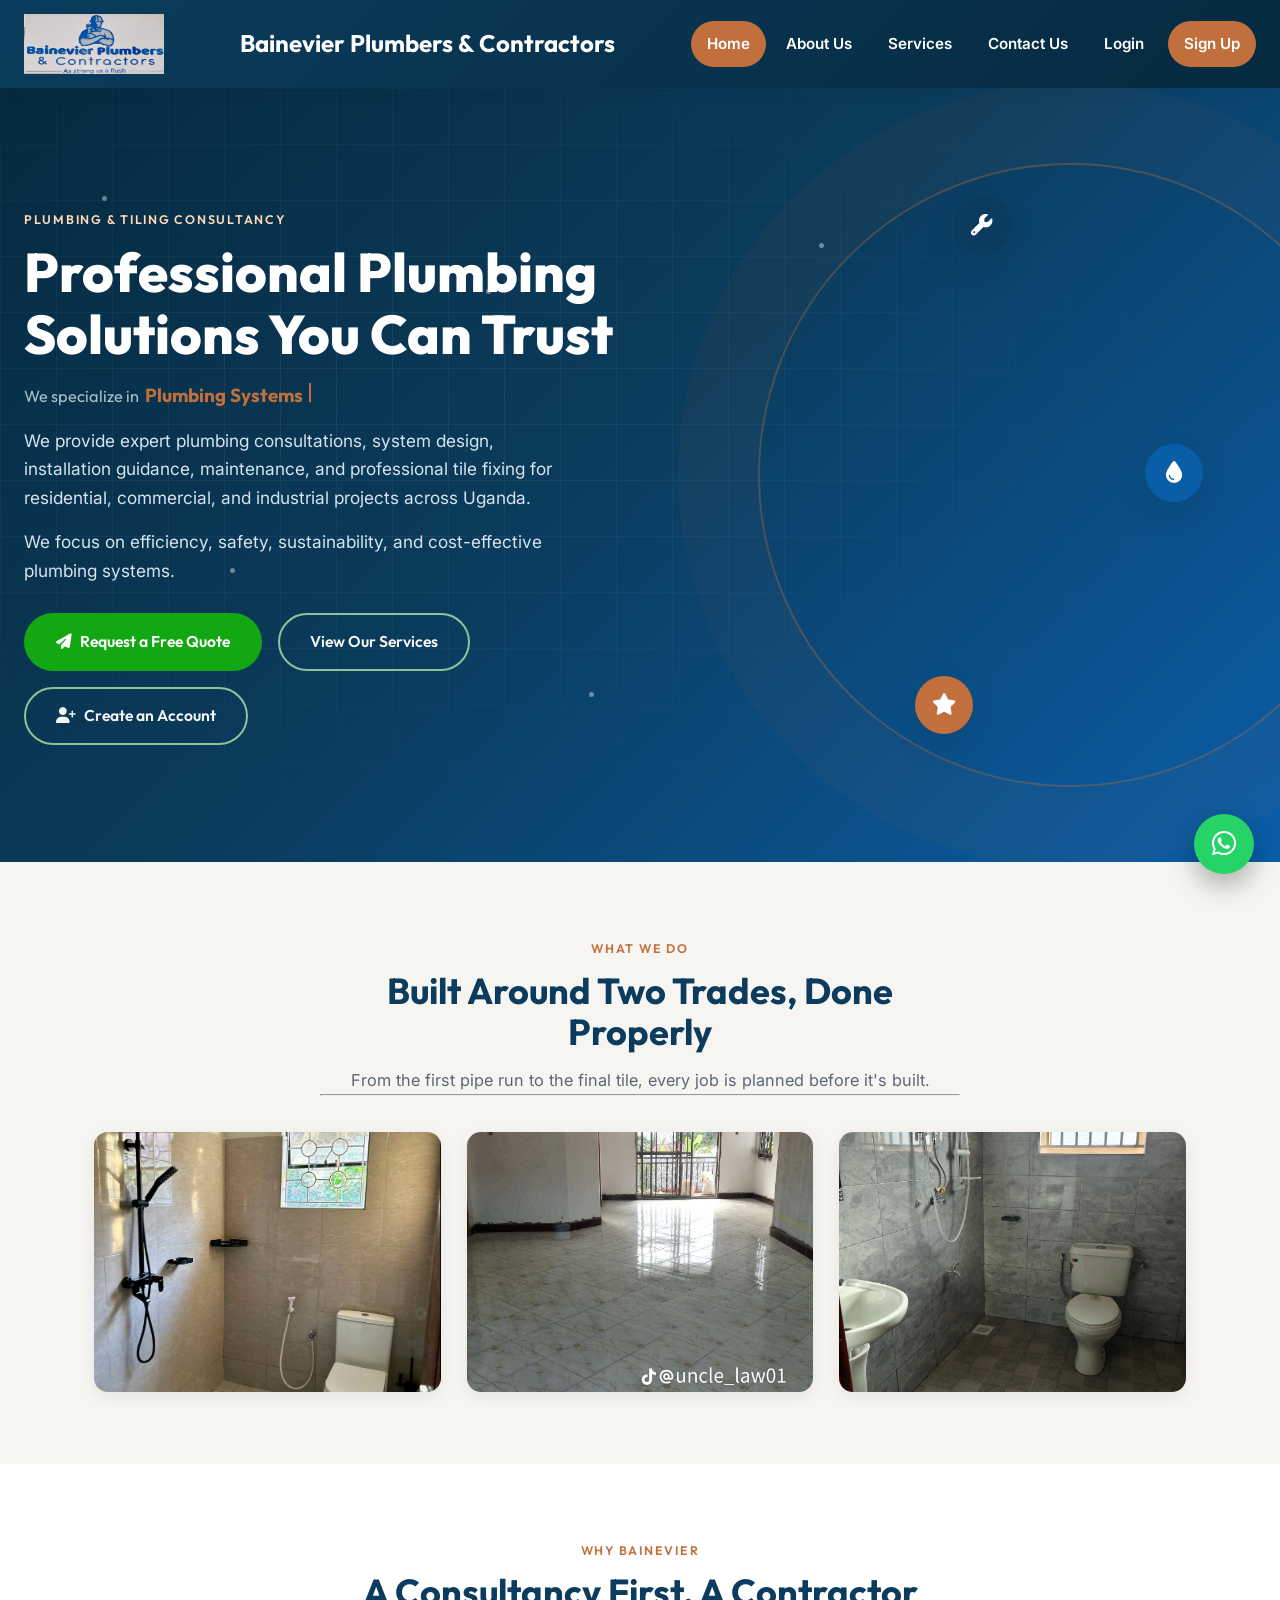
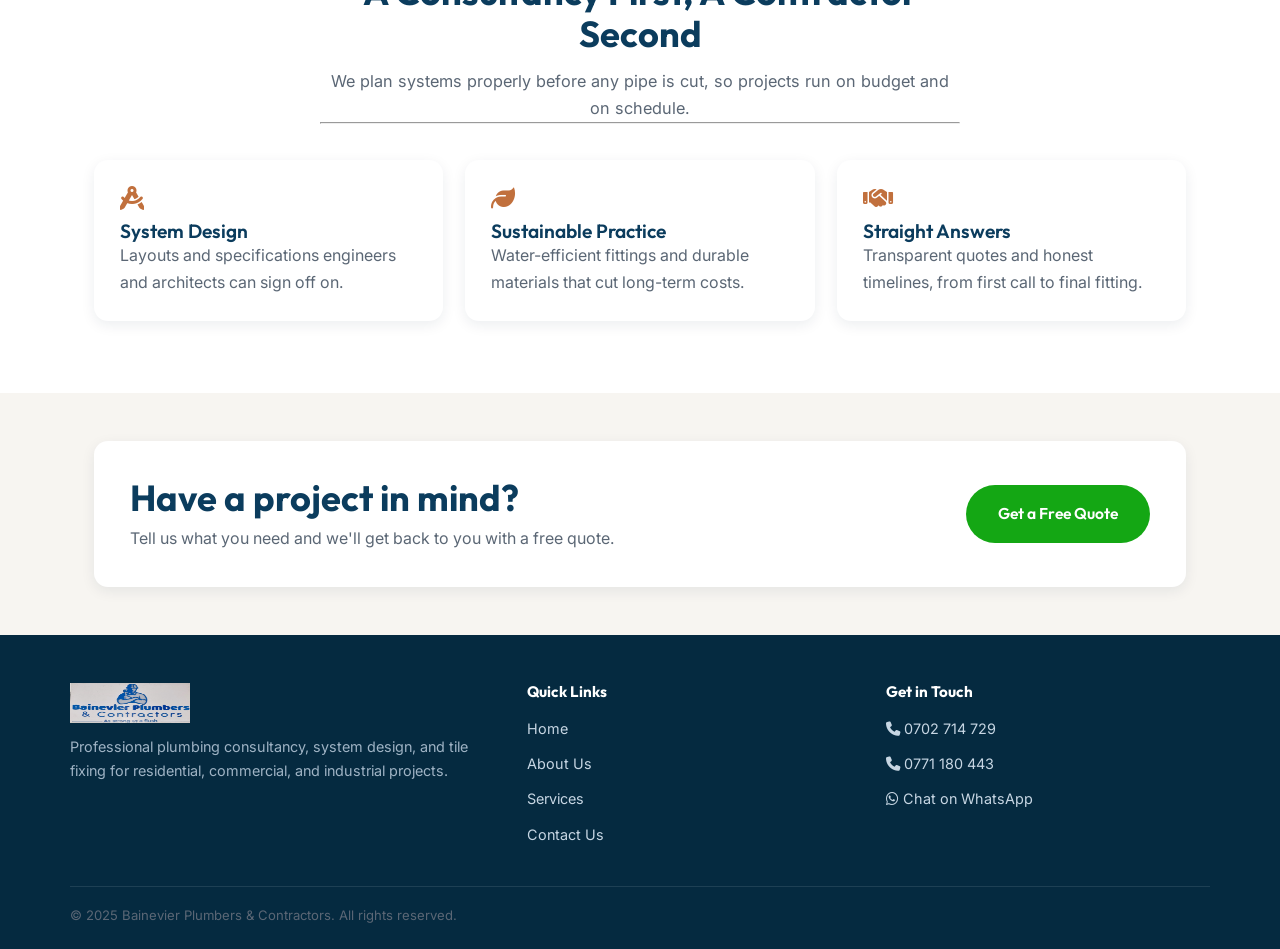
<file: index.html>
<!DOCTYPE html>
<html lang="en">
<head>
  <meta charset="UTF-8">
  <meta name="viewport" content="width=device-width, initial-scale=1.0">
  <title>Bainevier Plumbers &amp; Contractors | Plumbing &amp; Tiling Consultancy</title>
  <meta name="description" content="Bainevier Plumbers & Contractors provides professional plumbing consultations, system design, installation guidance, and tile fixing for residential, commercial, and industrial projects.">
  <link rel="icon" type="image/svg+xml" href="Images/favicon.svg">
  <link rel="preconnect" href="https://fonts.googleapis.com">
  <link rel="stylesheet" href="https://cdnjs.cloudflare.com/ajax/libs/font-awesome/6.5.1/css/all.min.css">
  <link rel="stylesheet" href="styles.css">
</head>
<body>
  <a class="skip-link" href="#main">Skip to content</a>

  <header class="main-header">
    <a href="index.html" class="logo-area">
      <img src="Images/Logo-2.jpg" alt="Bainevier Plumbers & Contractors logo" width="216" height="55">
    </a>
      <h1>Bainevier Plumbers & Contractors</h1>
    <button class="nav-toggle" aria-label="Toggle navigation menu" aria-expanded="false">&#9776;</button>
    <nav class="main-nav" aria-label="Primary">
      <a href="index.html">Home</a>
      <a href="about_us.html">About Us</a>
      <a href="services.html">Services</a>
      <a href="contact_us.html">Contact Us</a>
      <a href="login.html" class="nav-login">Login</a>
      <a href="signup.html" class="nav-signup">Sign Up</a>
    </nav>
  </header>

  <main id="main">
    <section class="hero">
      <span class="spark" style="top:14%; left:8%; animation-delay:0s;"></span>
      <span class="spark" style="top:26%; left:38%; animation-delay:-1s;"></span>
      <span class="spark" style="top:62%; left:18%; animation-delay:-2s;"></span>
      <span class="spark" style="top:78%; left:46%; animation-delay:-0.6s;"></span>
      <span class="spark" style="top:20%; left:64%; animation-delay:-1.8s;"></span>

      <div class="hero-badges" aria-hidden="true">
        <div class="badge badge--wrench" title="Plumbing"><i class="fa-solid fa-wrench" aria-hidden="true"></i></div>
        <div class="badge badge--drop" title="Water Systems"><i class="fa-solid fa-droplet" aria-hidden="true"></i></div>
        <div class="badge badge--star" title="Trusted Service"><i class="fa-solid fa-star" aria-hidden="true"></i></div>
      </div>

      <div class="hero-content">
        <span class="eyebrow">Plumbing &amp; Tiling Consultancy</span>
        <h2>Professional Plumbing Solutions You Can Trust</h2>
        
        <p class="typewriter-line">
          <span class="typewriter-prefix">We specialize in</span>
          <span class="typewriter-word" data-typewriter="Plumbing Systems, Tile Fixing, Bathroom Renovations, Drainage Solutions, Kitchen Tiling"></span><span class="typewriter-cursor" aria-hidden="true"></span>
        </p>
        <p>
          We provide expert plumbing consultations, system design, installation guidance, maintenance,
          and professional tile fixing for residential, commercial, and industrial projects across Uganda.
        </p>
        <p>We focus on efficiency, safety, sustainability, and cost-effective plumbing systems.</p>
        <div class="hero-actions">
          <a href="contact_us.html" class="btn btn-primarys"><i class="fa-solid fa-paper-plane" aria-hidden="true"></i> Request a Free Quote</a>
          <a href="services.html" class="btn btn-ghost">View Our Services</a>
          <a href="signup.html" class="btn btn-ghost"><i class="fa-solid fa-user-plus" aria-hidden="true"></i> Create an Account</a>
        </div>  
      </div>
    </section>
   

   

    <section class="section">
      <div class="container">
        <div class="section-head reveal">
          <span class="eyebrow">What We Do</span>
          <h2>Built Around Two Trades, Done Properly</h2>
          <p>From the first pipe run to the final tile, every job is planned before it's built.</p>
          <hr>  
        </div>
        <div class="grid-3">
          <a class="hover-card reveal">
            <img src="Images/Plumbing-1.jpg" alt="Plumbing services">
            <div class="overlay">
              <h3>Plumbing Services</h3>
              <p>Professional installation, repair, and maintenance of plumbing systems.</p>
            </div>
          </a>
          <a class="hover-card reveal">
            <img src="Images/Tiling-7.png" alt="Tile fixing">
            <div class="overlay">
              <h3>Tile Fixing</h3>
              <p>Expert wall and floor tile fixing for bathrooms and kitchens.</p>
            </div>
          </a>
          <a class="hover-card reveal">
            <img src="Images/Plumbing-3.jpeg" alt="Bathroom renovation">
            <div class="overlay">
              <h3>Bathroom Renovation</h3>
              <p>Modern plumbing and tiling solutions for beautiful bathrooms.</p>
            </div>
          </a>
        </div>
      </div>
    </section>

    

    <section class="section section--alt">
      <div class="container">
        <div class="section-head reveal">
          <span class="eyebrow">Why Bainevier</span>
          <h2>A Consultancy First, A Contractor Second</h2>
          <p>We plan systems properly before any pipe is cut, so projects run on budget and on schedule.</p>
          <hr>
        </div>
        <div class="value-grid">
          <div class="value-card reveal-1">
            <i class="fa-solid fa-drafting-compass" aria-hidden="true"></i>
            <h3>System Design</h3>
            <p>Layouts and specifications engineers and architects can sign off on.</p>
          </div>
          <div class="value-card reveal-1">
            <i class="fa-solid fa-leaf" aria-hidden="true"></i>
            <h3>Sustainable Practice</h3>
            <p>Water-efficient fittings and durable materials that cut long-term costs.</p>
          </div>
          <div class="value-card reveal-1">
            <i class="fa-solid fa-handshake" aria-hidden="true"></i>
            <h3>Straight Answers</h3>
            <p>Transparent quotes and honest timelines, from first call to final fitting.</p>
          </div>
        </div>
      </div>
    </section>

    <section class="section--tight">
      <div class="container">
        <div class="ba-card reveal" style="display:flex; flex-wrap:wrap; align-items:center; justify-content:space-between; gap:20px; padding:36px;">
          <div>
            <h2 style="margin-bottom:6px;">Have a project in mind?</h2>
            <p style="margin:0;">Tell us what you need and we'll get back to you with a free quote.</p>
          </div>
          <a href="contact_us.html" class="btn btn-primarys">Get a Free Quote</a>
        </div>
      </div>
    </section>
  </main>

  <footer class="site-footer">
    <div class="footer-grid">
      <div>
        <img src="Images/Logo-2.jpg" alt="Bainevier Plumbers & Contractors logo" width="120" height="46">
        <p>Professional plumbing consultancy, system design, and tile fixing for residential, commercial, and industrial projects.</p>
      </div>
      <div>
        <h4>Quick Links</h4>
        <ul>
          <li><a href="index.html">Home</a></li>
          <li><a href="about_us.html">About Us</a></li>
          <li><a href="services.html">Services</a></li>
          <li><a href="contact_us.html">Contact Us</a></li>
        </ul>
      </div>
      <div>
        <h4>Get in Touch</h4>
        
        <ul>
          <li><a href="tel:+256702714729"><i class="fa-solid fa-phone" aria-hidden="true"></i> 0702 714 729</a></li>
          <li><a href="tel:+256771180443"><i class="fa-solid fa-phone" aria-hidden="true"></i> 0771 180 443</a></li>
          <li><a  href="https://wa.me/256702714729" target="_blank" rel="noopener"><i class="fa-brands fa-whatsapp" aria-hidden="true"></i> Chat on WhatsApp</a></li>
        </ul>
      </div>
    </div>
    <div class="footer-bottom">
      <p>&copy; 2025 Bainevier Plumbers &amp; Contractors. All rights reserved.</p>
    </div>
  </footer>

  <a href="https://wa.me/256702714729" class="whatsapp-btn" target="_blank" rel="noopener" aria-label="Chat with us on WhatsApp">
    <i class="fa-brands fa-whatsapp" aria-hidden="true"></i><span>Chat on WhatsApp</span>
  </a>

  <script src="script.js"></script>
</body>
</html>
</file>
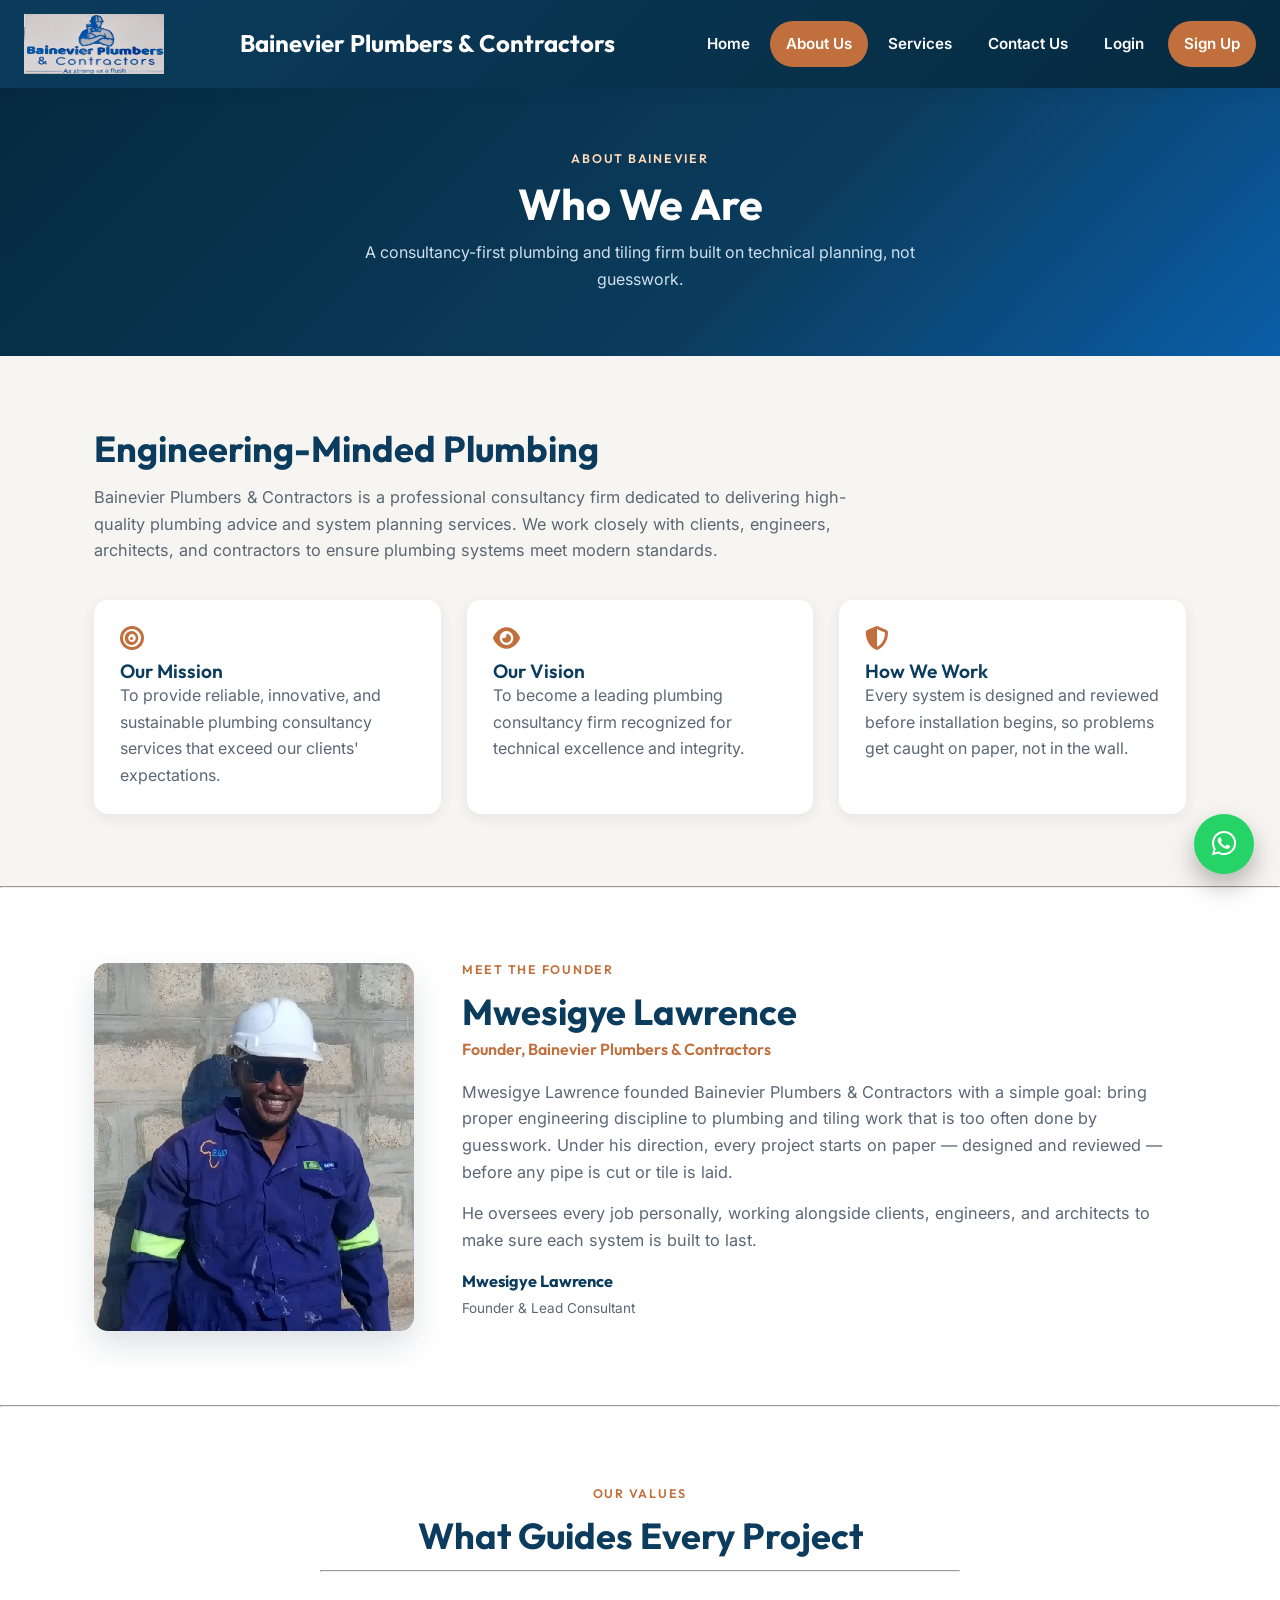
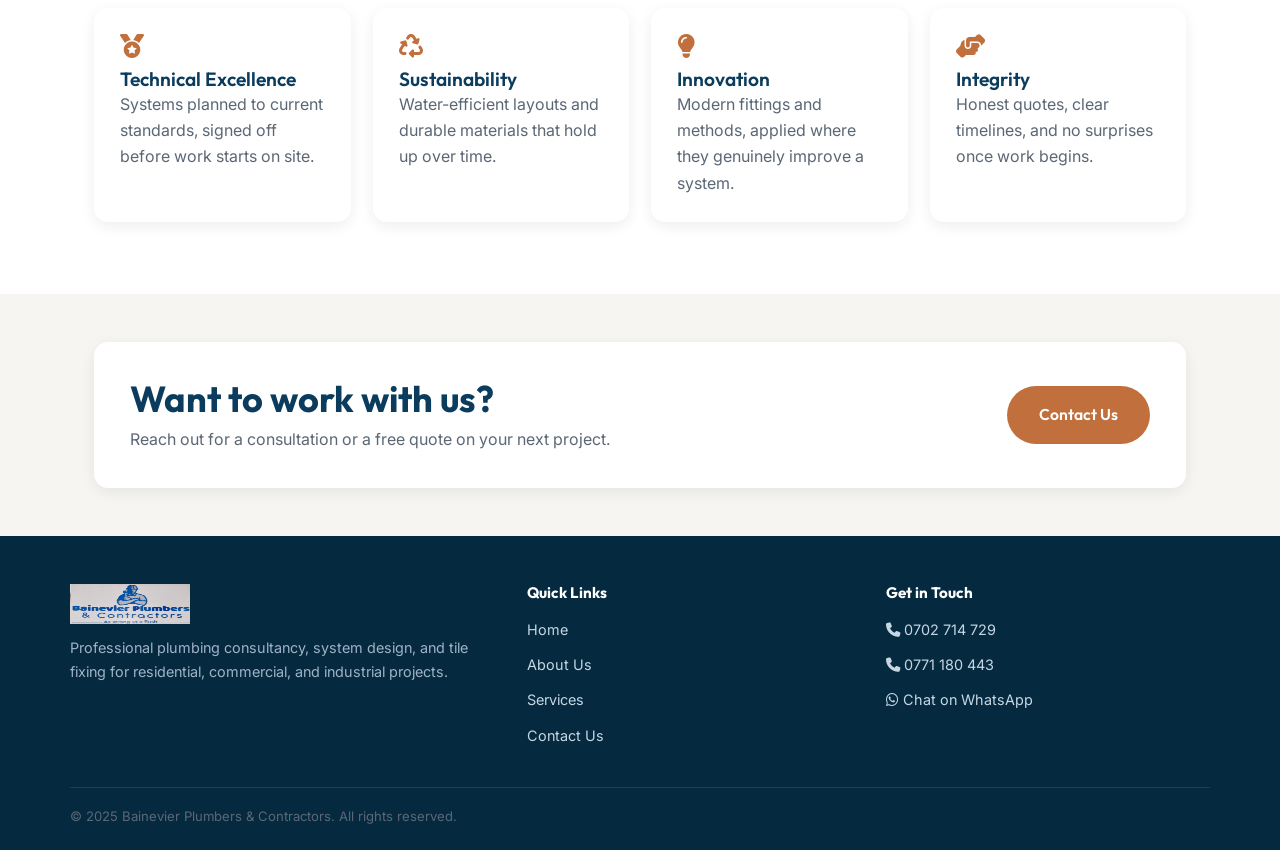
<file: about_us.html>
<!DOCTYPE html>
<html lang="en">
<head>
  <meta charset="UTF-8">
  <meta name="viewport" content="width=device-width, initial-scale=1.0">
  <title>About Us | Bainevier Plumbers &amp; Contractors</title>
  <meta name="description" content="Bainevier Plumbers & Contractors is a professional consultancy firm delivering high-quality plumbing advice and system planning for clients, engineers, and architects.">
  <link rel="icon" type="image/svg+xml" href="Images/favicon.svg">
  <link rel="stylesheet" href="https://cdnjs.cloudflare.com/ajax/libs/font-awesome/6.5.1/css/all.min.css">
  <link rel="stylesheet" href="styles.css">
</head>
<body>
  <a class="skip-link" href="#main">Skip to content</a>

  <header class="main-header">
    <a href="index.html" class="logo-area">
      <img src="Images/Logo-2.jpg" alt="Bainevier Plumbers & Contractors logo" width="216" height="55">
    </a>
    <h1>Bainevier Plumbers & Contractors</h1>
    <button class="nav-toggle" aria-label="Toggle navigation menu" aria-expanded="false">&#9776;</button>
    <nav class="main-nav" aria-label="Primary">
      <a href="index.html">Home</a>
      <a href="about_us.html">About Us</a>
      <a href="services.html">Services</a>
      <a href="contact_us.html">Contact Us</a>
      <a href="login.html" class="nav-login">Login</a>
      <a href="signup.html" class="nav-signup">Sign Up</a>
    </nav>
  </header>

  <main id="main">
    <div class="page-banner">
      <span class="eyebrow">About Bainevier</span>
      <h1>Who We Are</h1>
      <p>A consultancy-first plumbing and tiling firm built on technical planning, not guesswork.</p>
    </div>

    <section class="section">
      <div class="container">
        <div class="section-head reveal" style="text-align:left; max-width:760px; margin-left:0;">
          <h2>Engineering-Minded Plumbing</h2>
          <p>
            Bainevier Plumbers &amp; Contractors is a professional consultancy firm dedicated to delivering
            high-quality plumbing advice and system planning services. We work closely with clients, engineers,
            architects, and contractors to ensure plumbing systems meet modern standards.
          </p>
          
        </div>

        <div class="grid-3" style="margin-top: 30px;">
          <div class="value-card reveal-1">
            <i class="fa-solid fa-bullseye" aria-hidden="true"></i>
            <h3>Our Mission</h3>
            <p>To provide reliable, innovative, and sustainable plumbing consultancy services that exceed our clients' expectations.</p>
          </div>
          <div class="value-card reveal-1">
            <i class="fa-solid fa-eye" aria-hidden="true"></i>
            <h3>Our Vision</h3>
            <p>To become a leading plumbing consultancy firm recognized for technical excellence and integrity.</p>
          </div>
          <div class="value-card reveal-1">
            <i class="fa-solid fa-shield-halved" aria-hidden="true"></i>
            <h3>How We Work</h3>
            <p>Every system is designed and reviewed before installation begins, so problems get caught on paper, not in the wall.</p>
          </div>
        </div>
      </div>
    </section>

   <hr>

    <section class="section section--alt">
      <div class="container">
        <div class="founder-section reveal">
          <div class="founder-photo">
            <!-- EDIT HERE: replace founder-lawrence.jpg with the real photo.
                 Keep the same filename (Images/founder-lawrence.jpg) and this
                 line doesn't need to change, OR use a new filename and update
                 the src below to match. -->
            <img src="Images/founder-lawrence-1.jpg" alt="Mwesigye Lawrence, Founder of Bainevier Plumbers & Contractors">
          </div>
          <div class="founder-text">
            <span class="eyebrow">Meet The Founder</span>
            <h2>Mwesigye Lawrence</h2>
            <span class="founder-title">Founder, Bainevier Plumbers &amp; Contractors</span>
           
            <p>
              Mwesigye Lawrence founded Bainevier Plumbers &amp; Contractors with a simple goal: bring proper
              engineering discipline to plumbing and tiling work that is too often done by guesswork. Under his
              direction, every project starts on paper — designed and reviewed — before any pipe is cut or tile is laid.
            </p>
            <p>
              He oversees every job personally, working alongside clients, engineers, and architects to make sure
              each system is built to last.
            </p>
            <p class="founder-signature">Mwesigye Lawrence
              <span>Founder &amp; Lead Consultant</span>
            </p>
          </div>
        </div>
      </div>
    </section>

   <hr>

    <section class="section section--alt">
      <div class="container">
        <div class="section-head reveal-1">
          <span class="eyebrow">Our Values</span>
          <h2>What Guides Every Project</h2>
          <hr>
        </div>
        <div class="value-grid">
          <div class="value-card reveal-1">
            <i class="fa-solid fa-medal" aria-hidden="true"></i>
            <h3>Technical Excellence</h3>
            <p>Systems planned to current standards, signed off before work starts on site.</p>
          </div>
          <div class="value-card reveal-1">
            <i class="fa-solid fa-recycle" aria-hidden="true"></i>
            <h3>Sustainability</h3>
            <p>Water-efficient layouts and durable materials that hold up over time.</p>
          </div>
          <div class="value-card reveal-1">
            <i class="fa-solid fa-lightbulb" aria-hidden="true"></i>
            <h3>Innovation</h3>
            <p>Modern fittings and methods, applied where they genuinely improve a system.</p>
          </div>
          <div class="value-card reveal-1">
            <i class="fa-solid fa-handshake-angle" aria-hidden="true"></i>
            <h3>Integrity</h3>
            <p>Honest quotes, clear timelines, and no surprises once work begins.</p>
          </div>
        </div>
      </div>
    </section>

    <section class="section--tight">
      <div class="container">
        <div class="ba-card reveal" style="display:flex; flex-wrap:wrap; align-items:center; justify-content:space-between; gap:20px; padding:36px;">
          <div>
            <h2 style="margin-bottom:6px;">Want to work with us?</h2>
            <p style="margin:0;">Reach out for a consultation or a free quote on your next project.</p>
          </div>
          <a href="contact_us.html" class="btn btn-primary">Contact Us</a>
        </div>
      </div>
    </section>
  </main>

  <footer class="site-footer">
    <div class="footer-grid">
      <div>
        <img src="Images/Logo-2.jpg" alt="Bainevier Plumbers & Contractors logo" width="120" height="46">
        <p>Professional plumbing consultancy, system design, and tile fixing for residential, commercial, and industrial projects.</p>
      </div>
      <div>
        <h4>Quick Links</h4>
        <ul>
          <li><a href="index.html">Home</a></li>
          <li><a href="about_us.html">About Us</a></li>
          <li><a href="services.html">Services</a></li>
          <li><a href="contact_us.html">Contact Us</a></li>
        </ul>
      </div>
      <div>
        <h4>Get in Touch</h4>
        <ul>
          <li><a href="tel:+256702714729"><i class="fa-solid fa-phone" aria-hidden="true"></i> 0702 714 729</a></li>
          <li><a href="tel:+256771180443"><i class="fa-solid fa-phone" aria-hidden="true"></i> 0771 180 443</a></li>
          <li><a href="https://wa.me/256702714729" target="_blank" rel="noopener"><i class="fa-brands fa-whatsapp" aria-hidden="true"></i> Chat on WhatsApp</a></li>
        </ul>
      </div>
    </div>
    <div class="footer-bottom">
      <p>&copy; 2025 Bainevier Plumbers &amp; Contractors. All rights reserved.</p>
    </div>
  </footer>

  <a href="https://wa.me/256702714729" class="whatsapp-btn" target="_blank" rel="noopener" aria-label="Chat with us on WhatsApp">
    <i class="fa-brands fa-whatsapp" aria-hidden="true"></i><span>Chat on WhatsApp</span>
  </a>

  <script src="script.js"></script>
</body>
</html>
</file>
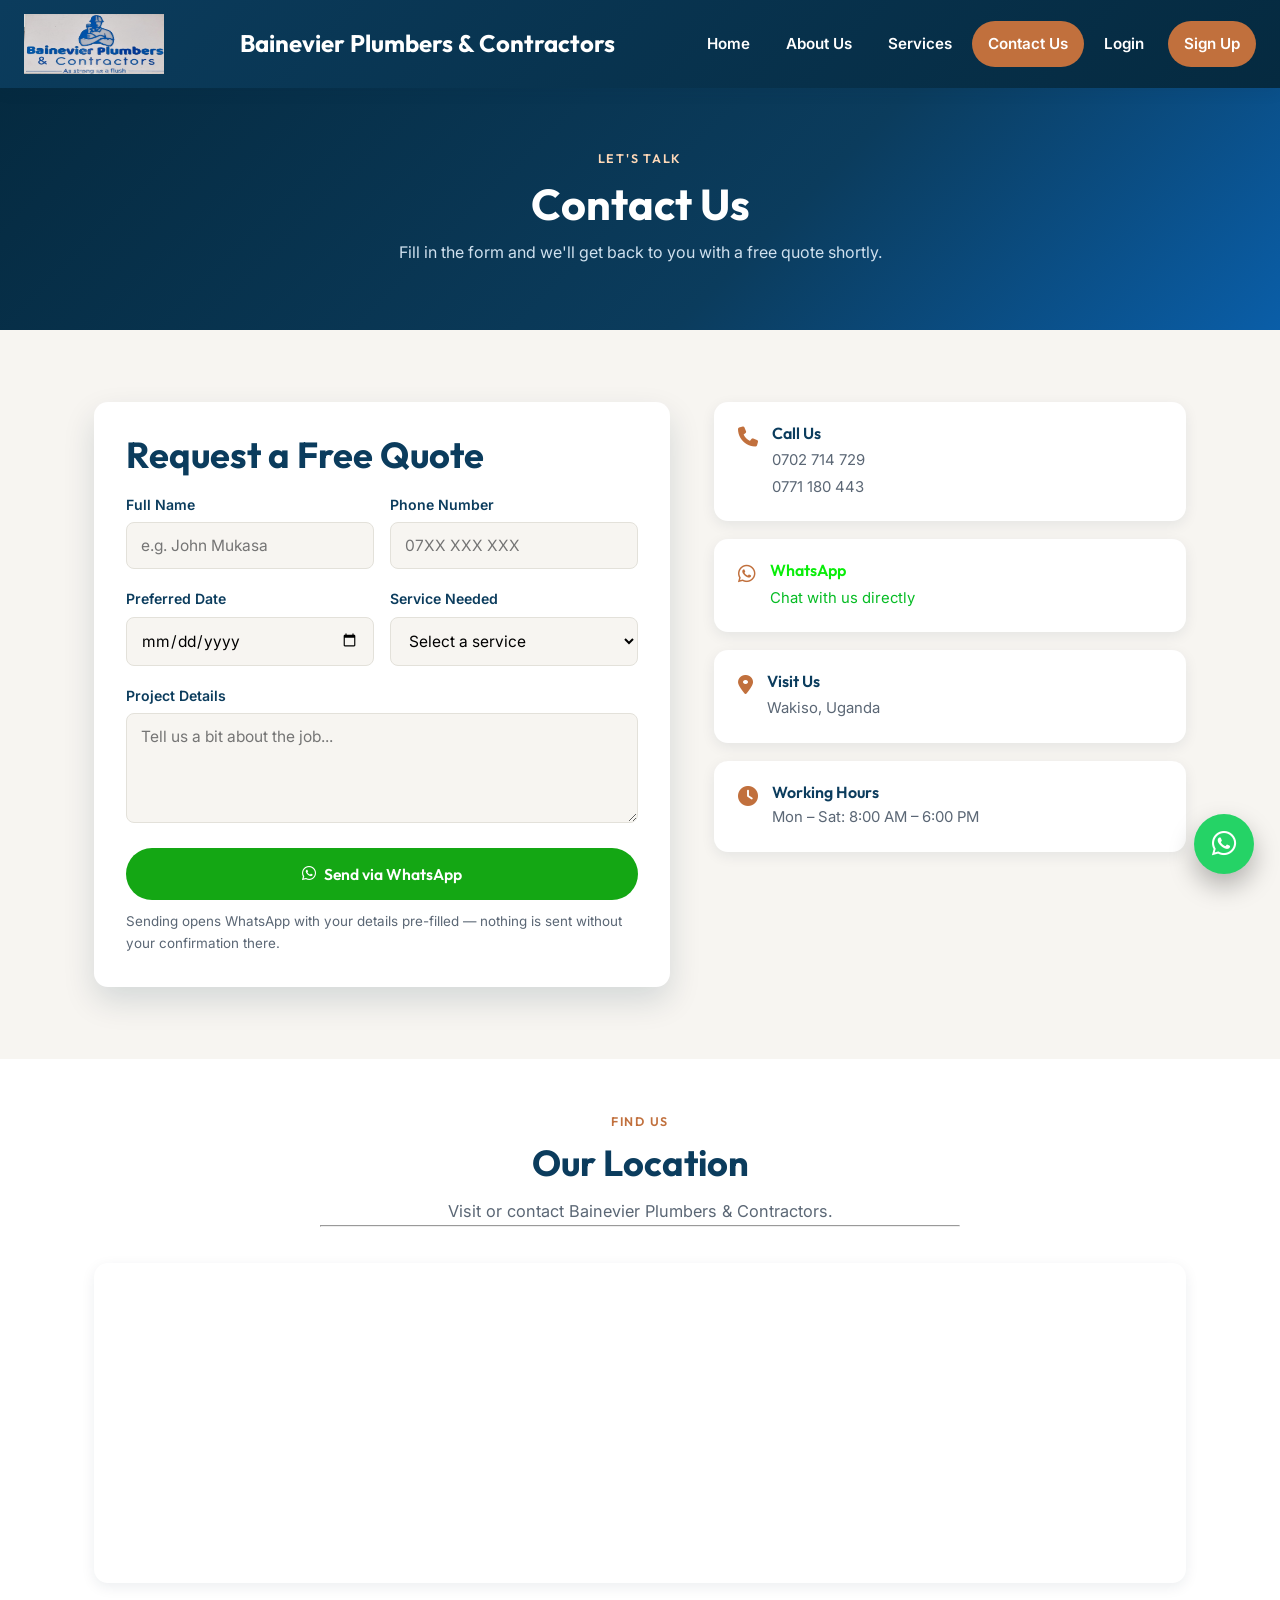
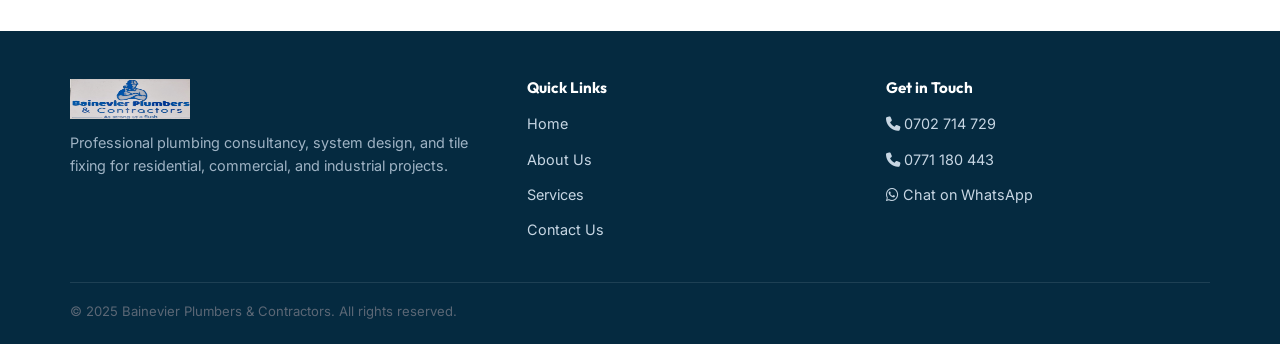
<file: contact_us.html>
<!DOCTYPE html>
<html lang="en">
<head>
  <meta charset="UTF-8">
  <meta name="viewport" content="width=device-width, initial-scale=1.0">
  <title>Contact Us | Bainevier Plumbers &amp; Contractors</title>
  <meta name="description" content="Request a free plumbing or tiling quote from Bainevier Plumbers & Contractors. Call, WhatsApp, or fill in our form and we'll respond shortly.">
  <link rel="icon" type="image/svg+xml" href="Images/favicon.svg">
  <link rel="stylesheet" href="https://cdnjs.cloudflare.com/ajax/libs/font-awesome/6.5.1/css/all.min.css">
  <link rel="stylesheet" href="styles.css">
</head>
<body>
  <a class="skip-link" href="#main">Skip to content</a>

  <header class="main-header">
    <a href="index.html" class="logo-area">
      <img src="Images/Logo-2.jpg" alt="Bainevier Plumbers & Contractors logo" width="216" height="55">
    </a>
    <h1>Bainevier Plumbers & Contractors</h1>
    <button class="nav-toggle" aria-label="Toggle navigation menu" aria-expanded="false">&#9776;</button>
    <nav class="main-nav" aria-label="Primary">
      <a href="index.html">Home</a>
      <a href="about_us.html">About Us</a>
      <a href="services.html">Services</a>
      <a href="contact_us.html">Contact Us</a>
      <a href="login.html" class="nav-login">Login</a>
      <a href="signup.html" class="nav-signup">Sign Up</a>
    </nav>
  </header>

  <main id="main">
    <div class="page-banner">
      <span class="eyebrow">Let's Talk</span>
      <h1>Contact Us</h1>
      <p>Fill in the form and we'll get back to you with a free quote shortly.</p>
    </div>

    <section class="section">
      <div class="container">
        <div class="contact-layout">
          <form class="quote-form reveal" novalidate>
            <h2 style="margin-bottom:18px;">Request a Free Quote</h2>

            <div class="form-row">
              <div class="field">
                <label for="name">Full Name</label>
                <input type="text" id="name" name="name" placeholder="e.g. John Mukasa" required>
                <p class="error-msg">Please enter your name.</p>
              </div>
              <div class="field">
                <label for="phone">Phone Number</label>
                <input type="tel" id="phone" name="phone" placeholder="07XX XXX XXX" required>
                <p class="error-msg">Please enter a valid phone number.</p>
              </div>
            </div>

            <div class="form-row">
              <div class="field">
                <label for="date">Preferred Date</label>
                <input type="date" id="date" name="date">
              </div>
              <div class="field">
                <label for="service">Service Needed</label>
                <select id="service" name="service" required>
                  <option value="">Select a service</option>
                  <option>Plumbing Services</option>
                  <option>Tile Fixing</option>
                  <option>Bathroom Renovation</option>
                  <option>Kitchen Tiling</option>
                </select>
                <p class="error-msg">Please select a service.</p>
              </div>
            </div>

            <div class="field">
              <label for="message">Project Details</label>
              <textarea id="message" name="message" rows="4" placeholder="Tell us a bit about the job..."></textarea>
            </div>

            <button type="submit" class="btn btn-primarys btn-block">
              <i class="fa-brands fa-whatsapp" aria-hidden="true"></i> Send via WhatsApp
            </button>
            <p class="form-note">Sending opens WhatsApp with your details pre-filled — nothing is sent without your confirmation there.</p>
            <div class="form-status" role="status" aria-live="polite"></div>
          </form>

          <aside class="contact-side">
            <div class="contact-card reveal-5">
              <i class="fa-solid fa-phone" aria-hidden="true"></i>
              <div>
                <h3>Call Us</h3>
                <a href="tel:+256702714729">0702 714 729</a><br>
                <a href="tel:+256771180443">0771 180 443</a>
              </div>
            </div>
            <div class="contact-card reveal-6">
              <i class="fa-brands fa-whatsapp" aria-hidden="true"></i>
              <div class="Green-Cl-2">
                <h3 class="Green-Cl">WhatsApp</h3>
                <a href="https://wa.me/256702714729" target="_blank" rel="noopener">Chat with us directly</a>
              </div>
            </div>
            <div class="contact-card reveal-7">
              <i class="fa-solid fa-location-dot" aria-hidden="true"></i>
              <div>
                <h3>Visit Us</h3>
                  <a href="https://maps.app.goo.gl/H6Ey13xzjfnoD7tR8" target="_blank" rel="noopener">Wakiso, Uganda</a>
              </div>
            </div>
            
            <div class="contact-card reveal-8">
              <i class="fa-solid fa-clock" aria-hidden="true"></i>
              <div>
                <h3>Working Hours</h3>
                <p>Mon – Sat: 8:00 AM – 6:00 PM</p>
              </div>
            </div>
          </aside>
        </div>
      </div>
    </section>

    <section class="section section--tight section--alt">
      <div class="container">
        <div class="section-head reveal">
          <span class="eyebrow">Find Us</span>
          <h2>Our Location</h2>
          <p>Visit or contact Bainevier Plumbers &amp; Contractors.</p>
          <hr>
        </div>
        <div class="map-container reveal">
          <iframe
            src="https://www.google.com/maps/embed?pb=!1m14!1m12!1m3!1d225.853525355235!2d32.47844194256295!3d0.3963875752519275!2m3!1f0!2f0!3f0!3m2!1i1024!2i768!4f13.1!5e1!3m2!1sen!2sug!4v1767522818111!5m2!1sen!2sug"
            allowfullscreen
            loading="lazy"
            referrerpolicy="no-referrer-when-downgrade"
            title="Bainevier Plumbers & Contractors location">
          </iframe>
        </div>
      </div>
    </section>
  </main>

  <footer class="site-footer">
    <div class="footer-grid">
      <div>
        <img src="Images/Logo-2.jpg" alt="Bainevier Plumbers & Contractors logo" width="120" height="46">
        <p>Professional plumbing consultancy, system design, and tile fixing for residential, commercial, and industrial projects.</p>
      </div>
      <div>
        <h4>Quick Links</h4>
        <ul>
          <li><a href="index.html">Home</a></li>
          <li><a href="about_us.html">About Us</a></li>
          <li><a href="services.html">Services</a></li>
          <li><a href="contact_us.html">Contact Us</a></li>
        </ul>
      </div>
      <div>
        <h4>Get in Touch</h4>
        <ul>
          <li><a href="tel:+256702714729"><i class="fa-solid fa-phone" aria-hidden="true"></i> 0702 714 729</a></li>
          <li><a href="tel:+256771180443"><i class="fa-solid fa-phone" aria-hidden="true"></i> 0771 180 443</a></li>
          <li><a href="https://wa.me/256702714729" target="_blank" rel="noopener"><i class="fa-brands fa-whatsapp" aria-hidden="true"></i> Chat on WhatsApp</a></li>
        </ul>
      </div>
    </div>
    <div class="footer-bottom">
      <p>&copy; 2025 Bainevier Plumbers &amp; Contractors. All rights reserved.</p>
    </div>
  </footer>

  <a href="https://wa.me/256702714729" class="whatsapp-btn" target="_blank" rel="noopener" aria-label="Chat with us on WhatsApp">
    <i class="fa-brands fa-whatsapp" aria-hidden="true"></i><span>Chat on WhatsApp</span>
  </a>

  <script src="script.js"></script>
</body>
</html>
</file>
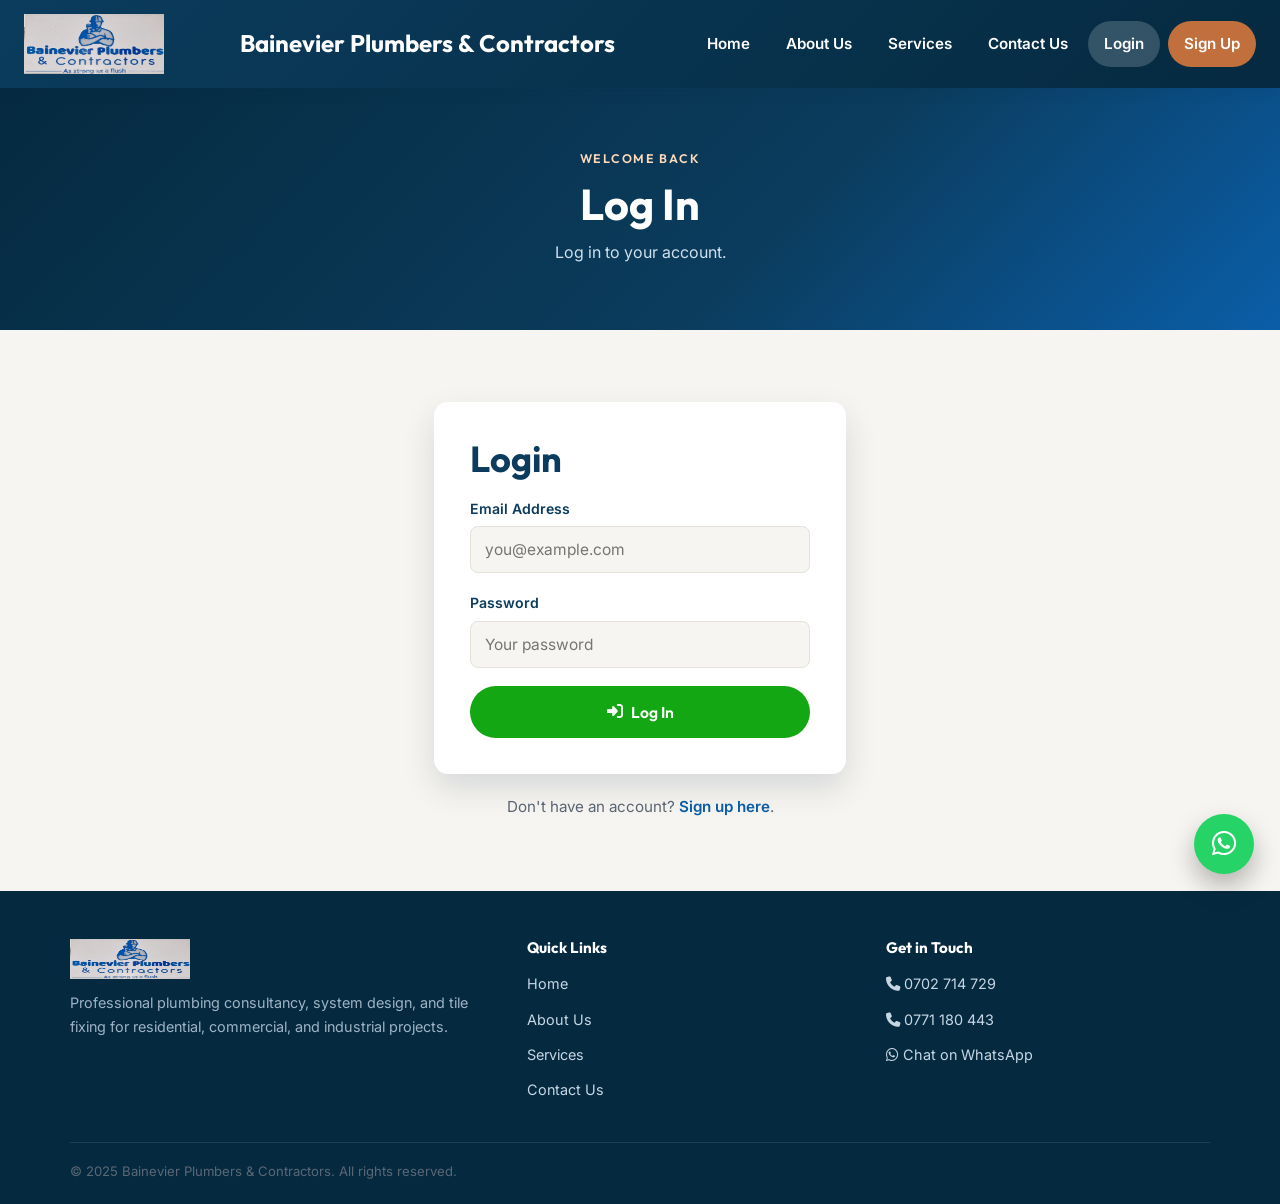
<file: login.html>
<!DOCTYPE html>
<html lang="en">
<head>
  <meta charset="UTF-8">
  <meta name="viewport" content="width=device-width, initial-scale=1.0">
  <title>Login | Bainevier Plumbers &amp; Contractors</title>
  <meta name="description" content="Log in to your Bainevier Plumbers & Contractors account.">
  <link rel="icon" type="image/svg+xml" href="Images/favicon.svg">
  <link rel="stylesheet" href="https://cdnjs.cloudflare.com/ajax/libs/font-awesome/6.5.1/css/all.min.css">
  <link rel="stylesheet" href="styles.css">
</head>
<body>
  <a class="skip-link" href="#main">Skip to content</a>

  <header class="main-header">
    <a href="index.html" class="logo-area">
      <img src="Images/Logo-2.jpg" alt="Bainevier Plumbers & Contractors logo" width="216" height="55">
    </a>
    <h1>Bainevier Plumbers & Contractors</h1>
    <button class="nav-toggle" aria-label="Toggle navigation menu" aria-expanded="false">&#9776;</button>
    <nav class="main-nav" aria-label="Primary">
      <a href="index.html">Home</a>
      <a href="about_us.html">About Us</a>
      <a href="services.html">Services</a>
      <a href="contact_us.html">Contact Us</a>
      <a href="login.html" class="nav-login">Login</a>
      <a href="signup.html" class="nav-signup">Sign Up</a>
    </nav>
  </header>

  <main id="main">
    <div class="page-banner">
      <span class="eyebrow">Welcome Back</span>
      <h1>Log In</h1>
      <p>Log in to your account.</p>
    </div>

    <section class="section">
      <div class="container auth-wrap">
        <form class="quote-form reveal" action="login.php" method="POST" novalidate>
          <h2 style="margin-bottom:18px;">Login</h2>

          <div class="field">
            <label for="email">Email Address</label>
            <input type="email" id="email" name="email" placeholder="you@example.com" required>
            <p class="error-msg">Please enter a valid email address.</p>
          </div>

          <div class="field">
            <label for="password">Password</label>
            <input type="password" id="password" name="password" placeholder="Your password" required>
            <p class="error-msg">Please enter your password.</p>
          </div>

          <button type="submit" class="btn btn-primarys btn-block">
            <i class="fa-solid fa-right-to-bracket" aria-hidden="true"></i> Log In
          </button>

          <div class="form-status" data-auth-status role="status" aria-live="polite"></div>
        </form>

        <p class="auth-foot">Don't have an account? <a href="signup.html">Sign up here</a>.</p>
      </div>
    </section>
  </main>

  <footer class="site-footer">
    <div class="footer-grid">
      <div>
        <img src="Images/Logo-2.jpg" alt="Bainevier Plumbers & Contractors logo" width="120" height="46">
        <p>Professional plumbing consultancy, system design, and tile fixing for residential, commercial, and industrial projects.</p>
      </div>
      <div>
        <h4>Quick Links</h4>
        <ul>
          <li><a href="index.html">Home</a></li>
          <li><a href="about_us.html">About Us</a></li>
          <li><a href="services.html">Services</a></li>
          <li><a href="contact_us.html">Contact Us</a></li>
        </ul>
      </div>
      <div>
        <h4>Get in Touch</h4>
        <ul>
          <li><a href="tel:+256702714729"><i class="fa-solid fa-phone" aria-hidden="true"></i> 0702 714 729</a></li>
          <li><a href="tel:+256771180443"><i class="fa-solid fa-phone" aria-hidden="true"></i> 0771 180 443</a></li>
          <li><a href="https://wa.me/256702714729" target="_blank" rel="noopener"><i class="fa-brands fa-whatsapp" aria-hidden="true"></i> Chat on WhatsApp</a></li>
        </ul>
      </div>
    </div>
    <div class="footer-bottom">
      <p>&copy; 2025 Bainevier Plumbers &amp; Contractors. All rights reserved.</p>
    </div>
  </footer>

  <a href="https://wa.me/256702714729" class="whatsapp-btn" target="_blank" rel="noopener" aria-label="Chat with us on WhatsApp">
    <i class="fa-brands fa-whatsapp" aria-hidden="true"></i><span>Chat on WhatsApp</span>
  </a>

  <script src="script.js"></script>
</body>
</html>
</file>
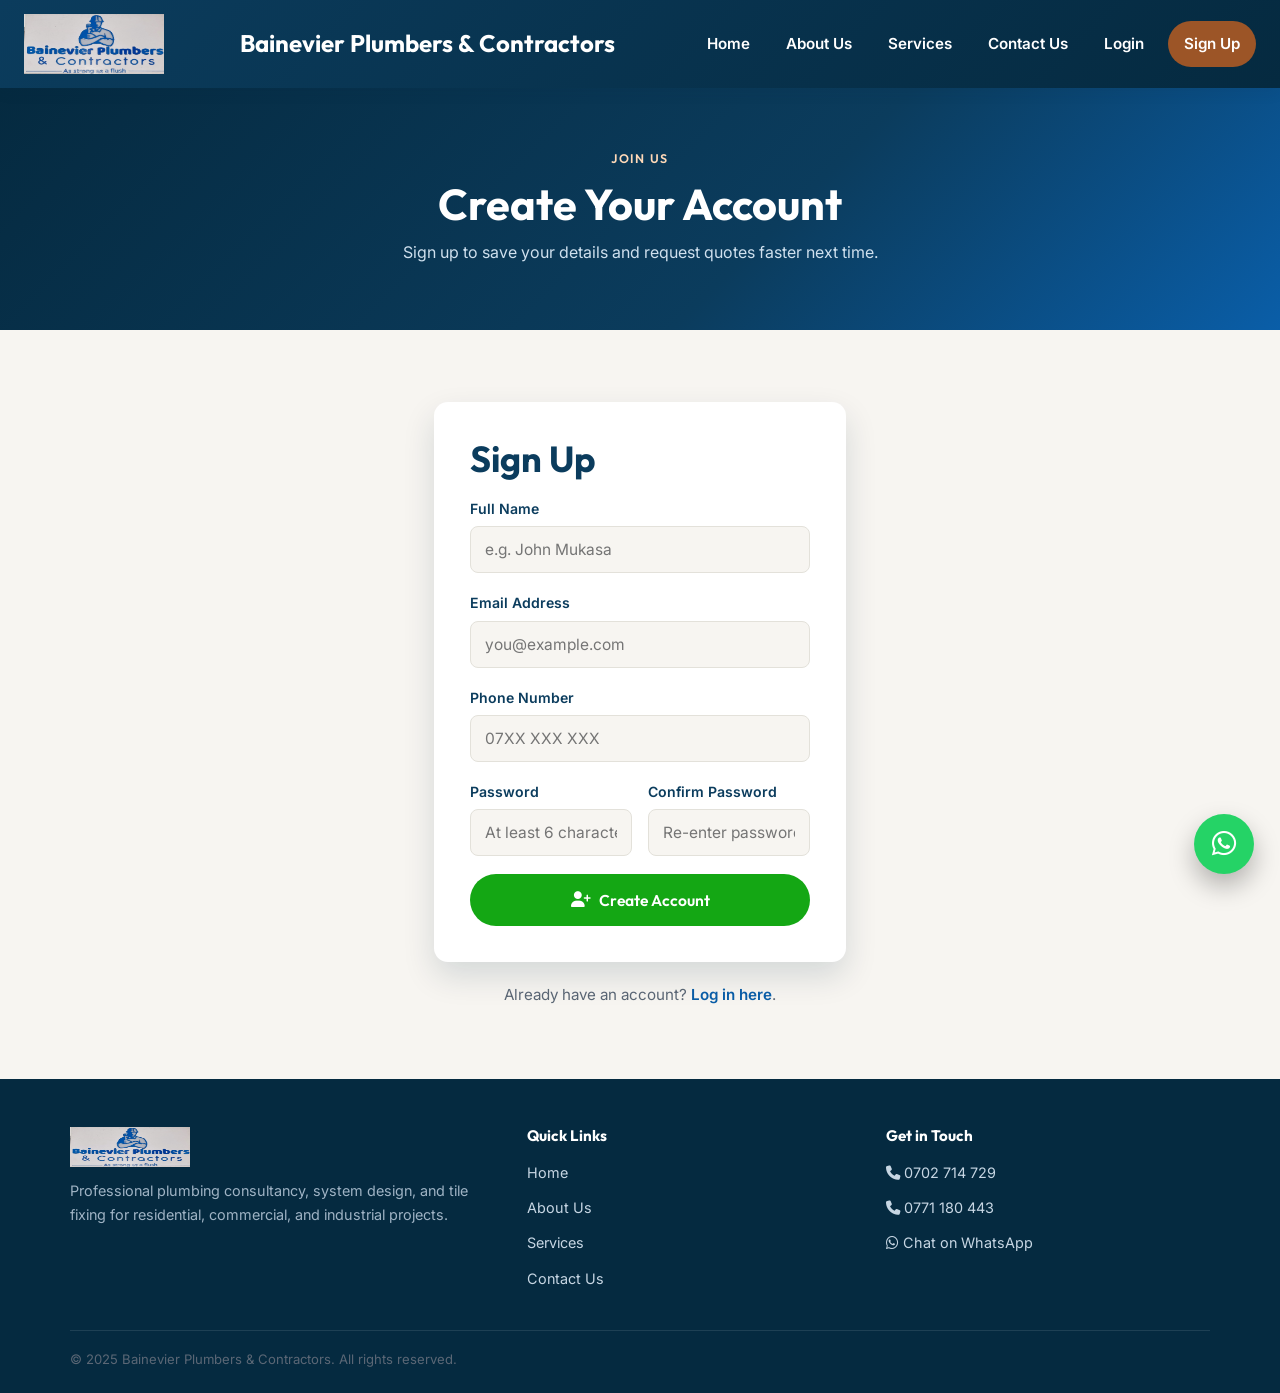
<file: signup.html>
<!DOCTYPE html>
<html lang="en">
<head>
  <meta charset="UTF-8">
  <meta name="viewport" content="width=device-width, initial-scale=1.0">
  <title>Sign Up | Bainevier Plumbers &amp; Contractors</title>
  <meta name="description" content="Create a free account with Bainevier Plumbers & Contractors.">
  <link rel="icon" type="image/svg+xml" href="Images/favicon.svg">
  <link rel="stylesheet" href="https://cdnjs.cloudflare.com/ajax/libs/font-awesome/6.5.1/css/all.min.css">
  <link rel="stylesheet" href="styles.css">
</head>
<body>
  <a class="skip-link" href="#main">Skip to content</a>

  <header class="main-header">
    <a href="index.html" class="logo-area">
      <img src="Images/Logo-2.jpg" alt="Bainevier Plumbers & Contractors logo" width="216" height="55">
    </a>
    <h1>Bainevier Plumbers & Contractors</h1>
    <button class="nav-toggle" aria-label="Toggle navigation menu" aria-expanded="false">&#9776;</button>
    <nav class="main-nav" aria-label="Primary">
      <a href="index.html">Home</a>
      <a href="about_us.html">About Us</a>
      <a href="services.html">Services</a>
      <a href="contact_us.html">Contact Us</a>
      <a href="login.html" class="nav-login">Login</a>
      <a href="signup.html" class="nav-signup">Sign Up</a>
    </nav>
  </header>

  <main id="main">
    <div class="page-banner">
      <span class="eyebrow">Join Us</span>
      <h1>Create Your Account</h1>
      <p>Sign up to save your details and request quotes faster next time.</p>
    </div>

    <section class="section">
      <div class="container auth-wrap">
        <form class="quote-form reveal" action="signup.php" method="POST" novalidate>
          <h2 style="margin-bottom:18px;">Sign Up</h2>

          <div class="field">
            <label for="full_name">Full Name</label>
            <input type="text" id="full_name" name="full_name" placeholder="e.g. John Mukasa" required>
            <p class="error-msg">Please enter your name.</p>
          </div>

          <div class="field">
            <label for="email">Email Address</label>
            <input type="email" id="email" name="email" placeholder="you@example.com" required>
            <p class="error-msg">Please enter a valid email address.</p>
          </div>

          <div class="field">
            <label for="phone">Phone Number</label>
            <input type="tel" id="phone" name="phone" placeholder="07XX XXX XXX" required>
            <p class="error-msg">Please enter a valid phone number.</p>
          </div>

          <div class="form-row">
            <div class="field">
              <label for="password">Password</label>
              <input type="password" id="password" name="password" placeholder="At least 6 characters" minlength="6" required>
              <p class="error-msg">Password must be at least 6 characters.</p>
            </div>
            <div class="field">
              <label for="confirm_password">Confirm Password</label>
              <input type="password" id="confirm_password" name="confirm_password" placeholder="Re-enter password" minlength="6" required>
              <p class="error-msg">Passwords do not match.</p>
            </div>
          </div>

          <button type="submit" class="btn btn-primarys btn-block">
            <i class="fa-solid fa-user-plus" aria-hidden="true"></i> Create Account
          </button>

          <div class="form-status" data-auth-status role="status" aria-live="polite"></div>
        </form>

        <p class="auth-foot">Already have an account? <a href="login.html">Log in here</a>.</p>
      </div>
    </section>
  </main>

  <footer class="site-footer">
    <div class="footer-grid">
      <div>
        <img src="Images/Logo-2.jpg" alt="Bainevier Plumbers & Contractors logo" width="120" height="46">
        <p>Professional plumbing consultancy, system design, and tile fixing for residential, commercial, and industrial projects.</p>
      </div>
      <div>
        <h4>Quick Links</h4>
        <ul>
          <li><a href="index.html">Home</a></li>
          <li><a href="about_us.html">About Us</a></li>
          <li><a href="services.html">Services</a></li>
          <li><a href="contact_us.html">Contact Us</a></li>
        </ul>
      </div>
      <div>
        <h4>Get in Touch</h4>
        <ul>
          <li><a href="tel:+256702714729"><i class="fa-solid fa-phone" aria-hidden="true"></i> 0702 714 729</a></li>
          <li><a href="tel:+256771180443"><i class="fa-solid fa-phone" aria-hidden="true"></i> 0771 180 443</a></li>
          <li><a href="https://wa.me/256702714729" target="_blank" rel="noopener"><i class="fa-brands fa-whatsapp" aria-hidden="true"></i> Chat on WhatsApp</a></li>
        </ul>
      </div>
    </div>
    <div class="footer-bottom">
      <p>&copy; 2025 Bainevier Plumbers &amp; Contractors. All rights reserved.</p>
    </div>
  </footer>

  <a href="https://wa.me/256702714729" class="whatsapp-btn" target="_blank" rel="noopener" aria-label="Chat with us on WhatsApp">
    <i class="fa-brands fa-whatsapp" aria-hidden="true"></i><span>Chat on WhatsApp</span>
  </a>

  <script src="script.js"></script>
</body>
</html>
</file>
<file: styles.css>
/* =========================================================
   Bainevier Plumbers & Contractors — Design System
   Palette is drawn from the trade itself: deep navy (pipe
   shadow), brand blue (the existing logo blue), and copper
   (actual pipe material) as the single accent color.
   ========================================================= */

@import url('https://fonts.googleapis.com/css2?family=Outfit:wght@500;600;700;800&family=Inter:wght@400;500;600&display=swap');

:root {
  /* Color */
  --navy-deep:   #052a40;
  --navy:        #0b3c5d;
  --blue:        #0a5ea8;
  --blue-light:  #e8f1fa;
  --copper:      #c1703d;
  --copper-dark: #9c5527;
  --cream:       #f7f5f1;
  --white:       #ffffff;
  --ink:         #1c2530;
  --slate:       #5b6775;
  --line:        #e3e1da;

  /* Type */
  --font-display: 'Outfit', 'Segoe UI', Arial, sans-serif;
  --font-body: 'Inter', 'Segoe UI', Arial, sans-serif;

  /* Layout */
  --max: 1140px;
  --radius: 14px;
  --radius-sm: 8px;
  --shadow-sm: 0 4px 14px rgba(5, 42, 64, 0.08);
  --shadow-md: 0 14px 32px rgba(5, 42, 64, 0.14);
  --shadow-lg: 0 24px 48px rgba(5, 42, 64, 0.20);
  --ease: cubic-bezier(.4,0,.2,1);
}

/* ---------- Reset ---------- */
* { margin: 0; padding: 0; box-sizing: border-box; }

html { scroll-behavior: smooth; }
@media (prefers-reduced-motion: reduce) {
  html { scroll-behavior: auto; }
  * { animation-duration: 0.01ms !important; animation-iteration-count: 1 !important; transition-duration: 0.01ms !important; }
}

body {
  font-family: var(--font-body);
  background: var(--cream);
  color: var(--ink);
  line-height: 1.65;
  -webkit-font-smoothing: antialiased;
}

img { max-width: 100%; display: block; }
a { color: inherit; }
ul { list-style: none; }
button { font-family: inherit; }

h1, h2, h3, h4 { font-family: var(--font-display); color: var(--navy); line-height: 1.15; }
h2 { font-size: clamp(1.6rem, 1.3rem + 1.2vw, 2.3rem); margin-bottom: 14px; font-weight: 700; }
h3 { font-size: 1.2rem; font-weight: 600; }
p { color: var(--slate); }

.eyebrow {
  display: inline-block;
  font-family: var(--font-display);
  font-weight: 600;
  font-size: 0.78rem;
  letter-spacing: 0.14em;
  text-transform: uppercase;
  color: var(--copper);
  margin-bottom: 10px;
}

.section-head { max-width: 640px; margin: 0 auto 36px; text-align: center; }
.section-head p { font-size: 1.02rem; }

/* Skip link for keyboard users */
.skip-link {
  position: absolute; left: -999px; top: 0; background: var(--copper); color: #fff;
  padding: 12px 18px; z-index: 999; border-radius: 0 0 8px 0;
}
.skip-link:focus { left: 0; }

:focus-visible {
  outline: 3px solid var(--copper);
  outline-offset: 2px;
}

.container { max-width: var(--max); margin: 0 auto; padding: 0 24px; }
.section { padding: 72px 0; }
.section--tight { padding: 48px 0; }
.section--alt { background: var(--white); }

/* ---------- Pipe-joint divider (signature element) ---------- */
.pipe-divider {
  height: 16px;
  max-width: var(--max);
  margin: 0 auto;
  background-image:
    linear-gradient(var(--copper), var(--copper)),
    radial-gradient(circle, var(--copper) 0 4px, transparent 5px);
  background-size: 100% 2px, 46px 16px;
  background-position: center, center;
  background-repeat: no-repeat, repeat-x;
  opacity: 0.55;
}

/* =========================================================
   Header / Navigation
   ========================================================= */
.main-header {
  position: sticky; top: 0; z-index: 500;
  display: flex; align-items: center; justify-content: space-between;
  padding: 14px 24px;
  background: linear-gradient(135deg, var(--navy), var(--navy-deep));
  box-shadow: var(--shadow-sm);
}

.main-header h1 {
color: #fff; font-size: 1.5rem; font-weight: 700;
}


.logo-area { display: flex; align-items: center; }
.logo-area img { height: 60px; width: 140px; }

.main-nav { display: flex; align-items: center; gap: 4px; }
.main-nav a {
  color: #fff; text-decoration: none; font-weight: 600; font-size: 0.95rem;
  padding: 10px 16px; border-radius: 999px; transition: background 0.2s var(--ease), color 0.2s var(--ease);
}
.main-nav a:hover { background: rgba(255,255,255,0.1); }
.main-nav a.active { background: var(--copper); color: #fff; }
.main-nav a.nav-signup { background: var(--copper); color: #fff; margin-left: 4px; }
.main-nav a.nav-signup:hover { background: var(--copper-dark); }
.main-nav a.nav-signup.active { background: var(--copper-dark); }
.main-nav a.nav-login.active { background: rgba(255,255,255,0.18); }

.nav-toggle {
  display: none;
  width: 44px; height: 44px;
  background: rgba(255,255,255,0.08);
  border: none; border-radius: 8px;
  color: #fff; font-size: 1.3rem;
  cursor: pointer;
  align-items: center; justify-content: center;
}

/* Page banner used on About / Services / Contact */
.page-banner {
  background: linear-gradient(135deg, var(--navy-deep), var(--navy) 60%, var(--blue));
  color: #fff;
  padding: 56px 24px 64px;
  text-align: center;
}
.page-banner .eyebrow { color: #ffd9b8; }
.page-banner h1 { color: #fff; font-size: clamp(1.9rem, 1.5rem + 1.6vw, 2.7rem); margin-bottom: 10px; }
.page-banner p { color: #cfe0ee; max-width: 560px; margin: 0 auto; }

/* =========================================================
   Buttons
   ========================================================= */
.btn {
  display: inline-flex; align-items: center; justify-content: center; gap: 8px;
  font-family: var(--font-display); font-weight: 600; font-size: 0.98rem;
  padding: 14px 30px; border-radius: 999px; border: 2px solid transparent;
  cursor: pointer; text-decoration: none; transition: transform 0.25s var(--ease), box-shadow 0.25s var(--ease), background 0.25s var(--ease);
}
.btn-primary { background: var(--copper); color: white; box-shadow: var(green); }
.btn-primary:hover { background: var(green); transform: translateY(-2px); box-shadow: var(--shadow-md); }
.btn-ghost { background: transparent; border-color: rgba(169, 222, 165, 0.831); color:whitesmoke; }
.btn-ghost:hover { background: rgba(255,255,255,0.12); transform: translateY(-2px); }
.btn-block { width: 100%; }

.btn-primarys {
  background-color: rgb(20, 167, 20);
  color: white;
}

.btn-primarys:hover {
  background-color: rgb(20, 167, 28);
  transform: translateY(-2px);
  box-shadow: var(--shadow-md);
}

/* =========================================================
   Home Hero
   ========================================================= */
.hero {
  position: relative;
  height: clamp(560px, 86vh, 860px);
  display: flex; align-items: center;
  background: linear-gradient(135deg, var(--navy-deep) 0%, var(--navy) 48%, var(--blue) 100%);
  overflow: hidden;
}
.hero::before {
  /* blueprint grid texture, pure CSS, no image dependency */
  content: "";
  position: absolute; top: 0; left: 0; right: 0; bottom: 0;
  background-image:
    linear-gradient(rgba(255,255,255,0.06) 1px, transparent 1px),
    linear-gradient(90deg, rgba(255,255,255,0.06) 1px, transparent 1px);
  background-size: 56px 56px;
  mask-image: radial-gradient(ellipse at 30% 40%, black 10%, transparent 70%);
}
.hero::after {
  content: "";
  position: absolute; right: -8%; top: 50%; transform: translateY(-50%);
  width: 620px; height: 620px; border-radius: 50%;
  border: 2px solid rgba(193,112,61,0.35);
  box-shadow: 0 0 0 80px rgba(193,112,61,0.04);
}
.hero-content { position: relative; z-index: 2; max-width: 660px; padding: 0 24px; }
.hero-content .eyebrow { color: #ffd9b8; }
.hero-content h2 {
  color: #fff; font-size: clamp(2rem, 1.5rem + 2.6vw, 3.4rem); font-weight: 800; margin-bottom: 14px;
}
.hero-content p { color: #d7e4ef; font-size: 1.08rem; max-width: 540px; margin-bottom: 16px; }
.hero-actions { display: flex; gap: 16px; flex-wrap: wrap; margin-top: 28px; }

/* ---------- Typewriter rotating tagline ---------- */
.typewriter-line {
  display: flex; align-items: baseline; flex-wrap: wrap; gap: 6px;
  font-family: var(--font-display); margin-bottom: 18px;
}
.typewriter-prefix { color: #aebfcd; font-size: 1.02rem; font-weight: 400; }
.typewriter-word { color: var(--copper); font-size: 1.18rem; font-weight: 700; }
.typewriter-cursor {
  display: inline-block; width: 2px; height: 1.1em; background: var(--copper);
  animation: tw-blink 0.9s step-end infinite;
}
@keyframes tw-blink { 50% { opacity: 0; } }

/* ---------- Floating hero badges ---------- */
.hero-badges { position: absolute; top: 0; left: 0; right: 0; bottom: 0; z-index: 3; pointer-events: none; }
.badge {
  position: absolute; width: 58px; height: 58px; border-radius: 50%;
  display: flex; align-items: center; justify-content: center;
  font-size: 1.35rem; color: #fff; box-shadow: var(--shadow-md);
  animation: badge-float 4.5s ease-in-out infinite;
  pointer-events: auto; cursor: default;
  transition: box-shadow 0.35s var(--ease), transform 0.35s var(--ease);
}
.badge:hover {
  transform: scale(1.1);
  box-shadow: 0 0 0 14px rgba(193,112,61,0.16), var(--shadow-lg);
}
.badge--wrench { background: var(--navy); top: 14%; right: 21%; animation-delay: 0s; }
.badge--drop   { background: var(--blue); top: 46%; right: 6%;  animation-delay: -1.5s; }
.badge--star   { background: var(--copper); top: 76%; right: 24%; animation-delay: -3s; }
@keyframes badge-float {
  0%, 100% { transform: translateY(0); }
  50% { transform: translateY(-14px); }
}
@media (max-width: 880px) { .hero-badges { display: none; } }

/* ---------- Twinkle particles ---------- */
.spark {
  position: absolute; width: 5px; height: 5px; border-radius: 50%;
  background: #fff; opacity: 0.4; z-index: 1;
  animation: spark-twinkle 3.2s ease-in-out infinite;
}
@keyframes spark-twinkle {
  0%, 100% { opacity: 0.15; transform: scale(1); }
  50% { opacity: 0.9; transform: scale(1.7); }
}

.hero-trust {
  position: relative; z-index: 2;
  display: flex; gap: 36px; flex-wrap: wrap;
  margin-top: 48px; padding-top: 28px; border-top: 1px solid rgba(255,255,255,0.18);
}
.hero-trust div strong { display:block; white-space: nowrap; font-family: var(--font-display); font-size: 1.5rem; color: var(--copper); }
.hero-trust div span { white-space: nowrap; font-size: 0.85rem; color: #c7d6e3; }

/* =========================================================
   Cards: Services / Hover / Gallery / Before-After
   ========================================================= */
.grid-3 {
  display: grid; grid-template-columns: repeat(auto-fit, minmax(260px, 1fr));
  gap: 26px;
}

.hover-card {
  position: relative; border-radius: var(--radius); overflow: hidden;
  box-shadow: var(--shadow-sm); transition: transform 0.3s var(--ease), box-shadow 0.3s var(--ease);
  aspect-ratio: 4 / 3;
}
.hover-card:hover {
  transform: translateY(-6px);
  box-shadow: 0 0 0 2px var(--blue), 0 22px 44px rgba(10, 94, 168, 0.28);
}
.hover-card img { width: 100%; height: 100%; object-fit: cover; }
.hover-card .overlay {
  position: absolute; top: 0; left: 0; right: 0; bottom: 0;
  background: linear-gradient(180deg, rgba(5,42,64,0.15) 0%, rgba(5,42,64,0.92) 100%);
  color: #fff; display: flex; flex-direction: column; justify-content: flex-end;
  padding: 22px; opacity: 0; transition: opacity 0.3s var(--ease);
}
.hover-card:hover .overlay, .hover-card:focus-within .overlay { opacity: 1; }
.hover-card .overlay h3 { color: #fff; margin-bottom: 6px; }
.hover-card .overlay p { color: #dce6ee; font-size: 0.92rem; }

.gallery {
  display: grid; grid-template-columns: repeat(auto-fit, minmax(220px, 1fr)); gap: 18px;
}
.gallery figure {
  border-radius: var(--radius-sm); overflow: hidden; box-shadow: var(--shadow-sm);
  cursor: zoom-in; position: relative;
  transition: transform 0.35s var(--ease), box-shadow 0.35s var(--ease);
}
.gallery img { width: 100%; height: 200px; object-fit: cover; transition: transform 0.4s var(--ease); }
.gallery figure:hover {
  transform: translateY(-6px);
  box-shadow: 0 0 0 2px var(--blue), 0 18px 36px rgba(10, 94, 168, 0.28);
}
.gallery figure:hover img { transform: scale(1.06); }

.before-after { display: grid; grid-template-columns: repeat(auto-fit, minmax(320px, 1fr)); gap: 30px; }
.ba-card {
  background: var(--white); border-radius: var(--radius); overflow: hidden; box-shadow: var(--shadow-sm);
  transition: transform 0.35s var(--ease), box-shadow 0.35s var(--ease);
}
.ba-card:hover {
  transform: translateY(-7px);
  box-shadow: 0 0 0 2px var(--blue), 0 22px 44px rgba(10, 94, 168, 0.28);
}
.ba-images { display: grid; grid-template-columns: 1fr 1fr; }
.ba-images figure { position: relative; cursor: zoom-in; }
.ba-images img { width: 100%; height: 280px; object-fit: cover; }
.ba-images figcaption {
  position: absolute; top: 10px; left: 10px; font-family: var(--font-display);
  font-size: 0.72rem; font-weight: 700; letter-spacing: 0.06em; color: #fff;
  background: rgba(5,42,64,0.75); padding: 4px 10px; border-radius: 999px;
}
.ba-card .ba-text { padding: 18px 20px 22px; }

/* =========================================================
   Stats
   ========================================================= */
.stats {
  background: linear-gradient(135deg, var(--navy), var(--navy-deep));
  display: grid; grid-template-columns: repeat(auto-fit, minmax(180px, 1fr));
  gap: 20px; padding: 56px 24px; color: #fff; text-align: center;
}
.stat-card h2 { font-size: clamp(2rem, 1.7rem + 1vw, 2.6rem); color: var(--copper); margin-bottom: 4px; }
.stat-card p { color: #c7d6e3; font-size: 0.9rem; letter-spacing: 0.04em; text-transform: uppercase; }

/* =========================================================
   Testimonials
   ========================================================= */
.testimonials { display: grid; grid-template-columns: repeat(auto-fit, minmax(270px, 1fr)); gap: 24px; }
.testimonial-card {
  background: var(--white); border-radius: var(--radius); padding: 28px;
  box-shadow: var(--shadow-sm); border-top: 3px solid var(--copper);
  transition: transform 0.35s var(--ease), box-shadow 0.35s var(--ease);
}
.testimonial-card:hover {
  transform: translateY(-7px);
  box-shadow: 0 0 0 2px var(--blue), 0 22px 44px rgba(10, 94, 168, 0.28);
}
.testimonial-card .quote-mark { font-family: var(--font-display); font-size: 2.4rem; color: var(--copper); line-height: 1; opacity: 0.5; }
.testimonial-card p { color: var(--ink); margin: 8px 0 14px; }
.testimonial-card h4 { color: var(--navy); font-size: 0.95rem; }

/* =========================================================
   About page extras
   ========================================================= */
.value-grid { display: grid; grid-template-columns: repeat(auto-fit, minmax(240px, 1fr)); gap: 22px; margin-top: 12px; }
.value-card {
  background: var(--white); border-radius: var(--radius); padding: 26px; box-shadow: var(--shadow-sm);
  transition: transform 0.35s var(--ease), box-shadow 0.35s var(--ease);
}
.value-card:hover {
  transform: translateY(-7px);
  box-shadow: 0 0 0 2px var(--blue), 0 22px 44px rgba(10, 94, 168, 0.28);
}
.value-card i { color: var(--copper); font-size: 1.5rem; margin-bottom: 10px; display: block; }

/* =========================================================
   Founder spotlight
   ========================================================= */
.founder-section {
  display: grid; grid-template-columns: 320px 1fr; gap: 48px; align-items: center;
}
@media (max-width: 760px) { .founder-section { grid-template-columns: 1fr; } }
.founder-photo {
  position: relative; border-radius: var(--radius); overflow: hidden;
  box-shadow: var(--shadow-md); aspect-ratio: 4 / 4.6;
}
.founder-photo img { width: 100%; height: 100%; object-fit: cover; }
.founder-text .eyebrow { display: block; }
.founder-text h2 { margin-bottom: 4px; }
.founder-title {
  font-family: var(--font-display); font-weight: 600; color: var(--copper);
  font-size: 1rem; margin-bottom: 16px; display: block;
}
.founder-text p { font-size: 1.02rem; margin-bottom: 14px; }
.founder-signature {
  font-family: var(--font-display); font-weight: 700; color: var(--navy);
  font-size: 1.15rem; margin-top: 10px;
}
.founder-signature span {
  display: block; font-family: var(--font-body); font-weight: 400; color: var(--slate);
  font-size: 0.85rem; margin-top: 2px;
}

/* =========================================================
   Contact / Quote form
   ========================================================= */
.contact-layout {
  display: grid; grid-template-columns: 1.1fr 0.9fr; gap: 44px; align-items: start;
}
@media (max-width: 860px) { .contact-layout { grid-template-columns: 1fr; } }

.quote-form { background: var(--white); padding: 32px; border-radius: var(--radius); box-shadow: var(--shadow-md); }
.form-row { display: grid; grid-template-columns: 1fr 1fr; gap: 16px; }
@media (max-width: 520px) { .form-row { grid-template-columns: 1fr; } }

.field { margin-bottom: 18px; }
.field label {
  display: block; font-weight: 600; font-size: 0.88rem; color: var(--navy); margin-bottom: 6px;
}
.field input, .field select, .field textarea {
  width: 100%; padding: 13px 14px; border-radius: var(--radius-sm); border: 1.5px solid var(--line);
  font-size: 0.97rem; font-family: var(--font-body); background: var(--cream);
  transition: border-color 0.2s var(--ease), box-shadow 0.2s var(--ease);
}
.field input:focus, .field select:focus, .field textarea:focus {
  outline: none; border-color: var(--blue); box-shadow: 0 0 0 3px rgba(10,94,168,0.15); background: #fff;
}
.field textarea { resize: vertical; min-height: 110px; }
.field .error-msg { display: none; color: #c0392b; font-size: 0.8rem; margin-top: 5px; }
.field.invalid input, .field.invalid select, .field.invalid textarea { border-color: #c0392b; }
.field.invalid .error-msg { display: block; }

.form-note { font-size: 0.84rem; color: var(--slate); margin-top: 10px; }
.form-status {
  margin-top: 14px; padding: 12px 14px; border-radius: var(--radius-sm);
  background: var(--blue-light); color: var(--navy); font-size: 0.9rem; display: none;
}
.form-status.show { display: block; }
.form-status.error { background: #fdecea; color: #c0392b; }
.form-status.success { background: #e9f7ef; color: #1d7a44; }

/* =========================================================
   Auth pages — Sign Up / Login
   ========================================================= */
.auth-wrap { max-width: 460px; margin: 0 auto; }
.auth-wrap .quote-form { padding: 36px; }
.password-hint { font-size: 0.8rem; color: var(--slate); margin-top: 6px; }
.auth-foot { text-align: center; margin-top: 20px; font-size: 0.95rem; color: var(--slate); }
.auth-foot a { color: var(--blue); font-weight: 600; text-decoration: none; }
.auth-foot a:hover { text-decoration: underline; }

.welcome-card {
  max-width: 560px; margin: 0 auto; background: var(--white); padding: 44px;
  border-radius: var(--radius); box-shadow: var(--shadow-md); text-align: center;
}
.welcome-card i { font-size: 2.4rem; color: var(--copper); margin-bottom: 14px; }
.welcome-card h2 { margin-bottom: 8px; }
.welcome-card .welcome-actions { display: flex; gap: 14px; justify-content: center; flex-wrap: wrap; margin-top: 24px; }

.contact-side { display: flex; flex-direction: column; gap: 18px; }
.contact-card {
  background: var(--white); border-radius: var(--radius); padding: 22px 24px;
  box-shadow: var(--shadow-sm); display: flex; gap: 14px; align-items: flex-start;
  transition: transform 0.35s var(--ease), box-shadow 0.35s var(--ease);
}
.contact-card:hover {
  transform: translateY(-5px);
  box-shadow: 0 0 0 2px var(--blue), 0 18px 36px rgba(10, 94, 168, 0.28);
}
.contact-card i { color: var(--copper); font-size: 1.25rem; margin-top: 3px; }
.contact-card h3 { font-size: 1rem; margin-bottom: 4px; }
.contact-card a, .contact-card p { color: var(--slate); font-size: 0.93rem; text-decoration: none; }
.contact-card a:hover { color: var(--blue); }

.map-container { border-radius: var(--radius); overflow: hidden; box-shadow: var(--shadow-sm); }
.map-container iframe { width: 100%; height: 320px; border: 0; display: block; }

.Green-Cl {
  color: rgb(9, 237, 9); 
}

.Green-Cl-2 a {
  color: rgb(6, 188, 36);
}





/* =========================================================
   Footer
   ========================================================= */
footer.site-footer {
  background: var(--navy-deep); color: #c7d6e3; padding: 48px 24px 22px; margin-top: 0;
}
.footer-grid {
  max-width: var(--max); margin: 0 auto; display: grid;
  grid-template-columns: 1.3fr 1fr 1fr; gap: 36px; padding-bottom: 30px; border-bottom: 1px solid rgba(255,255,255,0.1);
}
@media (max-width: 720px) { .footer-grid { grid-template-columns: 1fr; } }
.footer-grid img { height: 40px; margin-bottom: 12px; }
.footer-grid p { color: #9fb3c4; font-size: 0.9rem; }
.footer-grid h4 { font-family: var(--font-display); color: #fff; font-size: 0.95rem; margin-bottom: 14px; }
.footer-grid ul li { margin-bottom: 9px; }
.footer-grid a { color: #c7d6e3; text-decoration: none; font-size: 0.9rem; }
.footer-grid a:hover { color: var(--copper); }
.footer-bottom {
  max-width: var(--max); margin: 0 auto; padding-top: 18px;
  display: flex; justify-content: space-between; flex-wrap: wrap; gap: 10px;
  font-size: 0.82rem; color: #7e94a6;
}




/* =========================================================
   WhatsApp floating button
   ========================================================= */
.whatsapp-btn {
  position: fixed; bottom: 26px; right: 26px; z-index: 600;
  width: 60px; height: 60px; border-radius: 50%;
  background: #25d366; color: #fff; font-size: 28px;
  display: flex; align-items: center; justify-content: center;
  box-shadow: 0 12px 26px rgba(0,0,0,0.28);
  text-decoration: none; transition: transform 0.25s var(--ease);
}
.whatsapp-btn:hover { transform: scale(1.08); }
.whatsapp-btn span { position: absolute; width: 1px; height: 1px; overflow: hidden; clip: rect(0,0,0,0); }

/* =========================================================
   Scroll reveal
   ========================================================= */
.reveal { opacity: 0; transform: translateY(22px); transition: opacity 0.6s var(--ease), transform 0.6s var(--ease); }
.reveal.in-view { opacity: 1; transform: translateY(0); }

/* =========================================================
   Lightbox
   ========================================================= */
.lightbox {
  position: fixed; top: 0; left: 0; right: 0; bottom: 0; background: rgba(5,15,23,0.92); z-index: 1000;
  display: none; align-items: center; justify-content: center; padding: 30px;
}
.lightbox.open { display: flex; }
.lightbox img { max-width: min(900px, 92vw); max-height: 86vh; border-radius: 10px; box-shadow: var(--shadow-lg); }
.lightbox-close {
  position: absolute; top: 22px; right: 28px; background: rgba(255,255,255,0.1); border: none;
  color: #fff; width: 44px; height: 44px; border-radius: 50%; font-size: 1.3rem; cursor: pointer;
}
.lightbox-caption { position: absolute; bottom: 30px; color: #cfe0ee; font-size: 0.9rem; }

/* =========================================================
   Responsive nav (mobile)
   ========================================================= */
@media (max-width: 880px) {
  .nav-toggle { display: flex; }
  .main-nav {
    position: fixed; top: 74px; right: 0; left: 0;
    background: var(--navy-deep);
    flex-direction: column; align-items: stretch; gap: 0;
    max-height: 0; overflow: hidden; transition: max-height 0.35s var(--ease);
    box-shadow: var(--shadow-md);
  }
  .main-nav.open { max-height: 320px; }
  .main-nav a { padding: 16px 24px; border-radius: 0; border-bottom: 1px solid rgba(255,255,255,0.08); }
  .hero-trust { gap: 24px; }
}

@media (max-width: 600px) {
  .section { padding: 52px 0; }
  .whatsapp-btn { width: 54px; height: 54px; bottom: 18px; right: 18px; font-size: 24px; }
}
</file>
